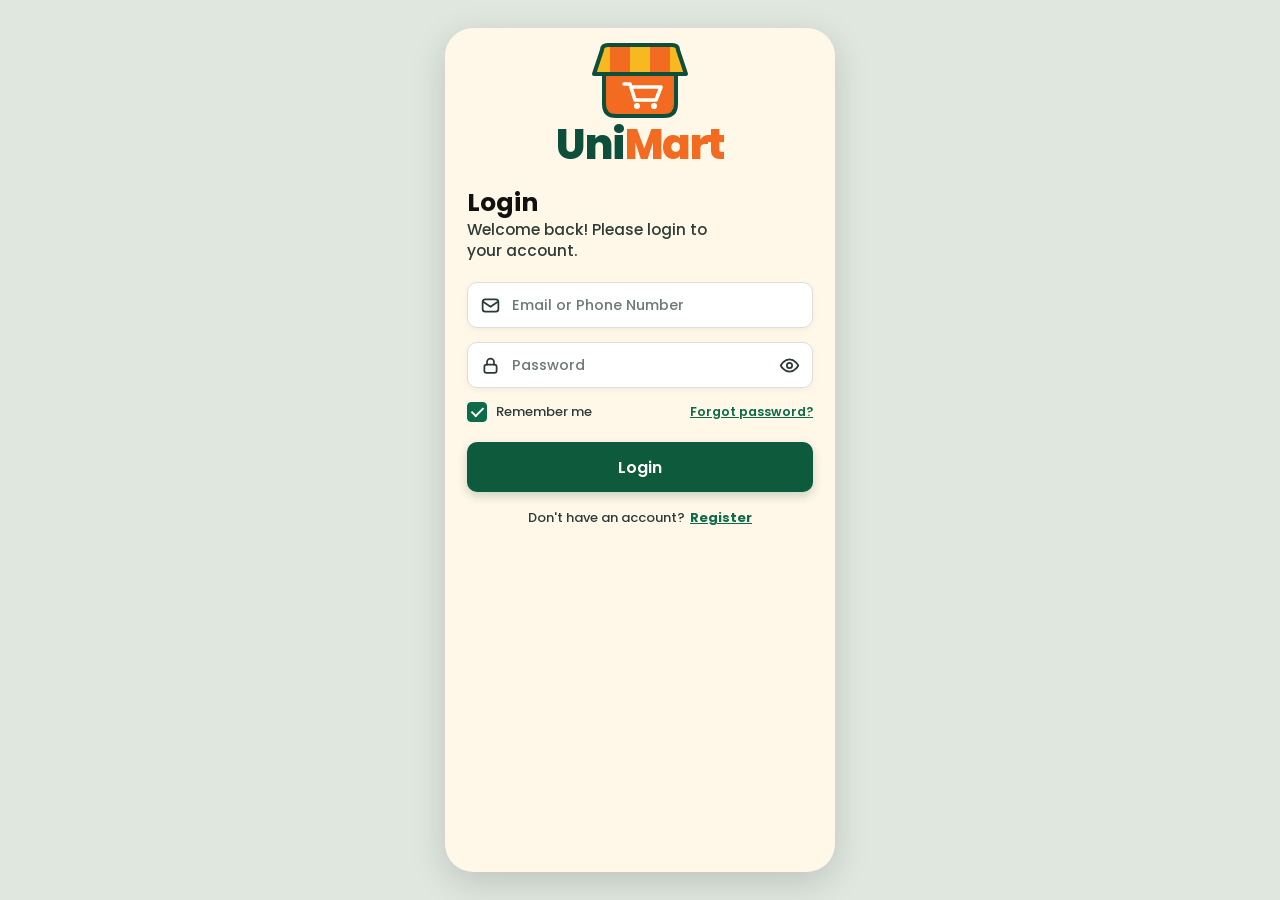
<file: login.html>
<!DOCTYPE html>
<html lang="en">
<head>
<meta charset="UTF-8">
<meta name="viewport" content="width=device-width, initial-scale=1.0, maximum-scale=1.0, user-scalable=no">
<title>UniMart</title>

<link rel="preconnect" href="https://fonts.googleapis.com">
<link rel="preconnect" href="https://fonts.gstatic.com" crossorigin>
<link href="https://fonts.googleapis.com/css2?family=Poppins:wght@400;500;600;700;800&display=swap" rel="stylesheet">

<style>
*{
  margin:0;
  padding:0;
  box-sizing:border-box
}

html,body{
  width:100%;
  height:100%
}

body{
  background:#dfe7df;
  font-family:"Poppins","Segoe UI",Arial,sans-serif;
  display:flex;
  justify-content:center;
  align-items:center;
  overflow:hidden
}

.phone{
  position:relative;
  width:100%;
  height:100dvh;
  max-width:390px;
  background:#fff7e8;
  overflow:hidden
}

@media(min-width:500px){
  .phone{
    height:min(100dvh,844px);
    border-radius:28px;
    box-shadow:0 10px 35px rgba(0,0,0,.15)
  }
}

.auth-container{
  width:100%;
  height:100%;
  padding:14px 22px 24px;
  display:flex;
  flex-direction:column;
  align-items:center;
  overflow-y:auto;
  scrollbar-width:none
}

.auth-container::-webkit-scrollbar{
  display:none
}

/* LOGO */
.logo{
  width:104px;
  height:78px;
  flex-shrink:0
}

.logo svg{
  width:100%;
  height:100%;
  display:block
}

.brand{
  margin-top:2px;
  font-size:42px;
  line-height:1.1;
  font-weight:800;
  letter-spacing:-1.5px;
  white-space:nowrap
}

.uni{
  color:#0d4f3b
}

.mart{
  color:#f26b21
}

.auth-page{
  width:100%;
  display:flex;
  flex-direction:column;
  align-items:center
}

.hidden{
  display:none !important
}

/* TITLE */
.title{
  width:100%;
  margin-top:20px
}

.title h1{
  color:#111;
  font-size:25px;
  line-height:1.2;
  font-weight:700
}

.title p{
  color:#2f3d38;
  font-size:15.5px;
  line-height:1.35;
  font-weight:500;
  margin-top:2px
}

/* INPUTS */
.input-box{
  width:100%;
  height:46px;
  margin-top:14px;
  display:flex;
  align-items:center;
  background:#fff;
  border:1px solid #dcdfdb;
  border-radius:10px;
  box-shadow:0 2px 6px rgba(0,0,0,.05)
}

.title+.input-box{
  margin-top:20px
}

.input-box:focus-within{
  border-color:#0d6b4a;
  box-shadow:0 0 0 3px rgba(13,107,74,.10)
}

.input-icon{
  width:44px;
  display:flex;
  justify-content:center;
  align-items:center;
  color:#2c3a35;
  flex-shrink:0
}

.input-icon svg,
.eye-button svg{
  width:21px;
  height:21px;
  fill:none;
  stroke:currentColor;
  stroke-width:2;
  stroke-linecap:round;
  stroke-linejoin:round
}

.input-box input{
  width:100%;
  height:100%;
  border:none;
  outline:none;
  background:transparent;
  color:#222;
  font-family:inherit;
  font-size:14.5px;
  font-weight:500;
  padding-right:6px
}

.input-box input::placeholder{
  color:#6e7a75;
  opacity:1
}

/* PHONE NUMBER */
#registerPhone{
  letter-spacing:.5px
}

.eye-button{
  width:46px;
  height:100%;
  border:none;
  background:transparent;
  color:#2c3a35;
  cursor:pointer;
  display:flex;
  justify-content:center;
  align-items:center;
  flex-shrink:0
}

.eye-button.on{
  color:#0d6b4a
}

/* MESSAGES */
.error-message,
.success-message{
  width:100%;
  margin-top:8px;
  font-size:12px;
  font-weight:600;
  line-height:1.3;
  display:none
}

.error-message{
  color:#d64545
}

.success-message{
  color:#087c57
}

.error-message.show,
.success-message.show{
  display:block
}

/* OPTIONS */
.options{
  width:100%;
  margin-top:14px;
  display:flex;
  justify-content:space-between;
  align-items:center
}

.remember{
  display:flex;
  align-items:center;
  gap:9px;
  color:#2f3d38;
  font-size:13px;
  font-weight:500;
  cursor:pointer
}

.remember input{
  appearance:none;
  -webkit-appearance:none;
  width:20px;
  height:20px;
  border-radius:4px;
  background:#fff;
  border:1.5px solid #9aa6a1;
  display:grid;
  place-content:center;
  cursor:pointer;
  margin:0
}

.remember input:checked{
  background:#0d6b4a;
  border-color:#0d6b4a
}

.remember input:checked::after{
  content:"";
  width:5px;
  height:10px;
  border:solid #fff;
  border-width:0 2.2px 2.2px 0;
  transform:rotate(45deg) translate(-1px,-1px)
}

.forgot{
  border:none;
  background:transparent;
  color:#0d6b4a;
  font-family:inherit;
  font-size:12.5px;
  font-weight:600;
  text-decoration:underline;
  cursor:pointer;
  padding:0
}

/* BUTTONS */
.main-button{
  width:100%;
  height:50px;
  margin-top:20px;
  border:none;
  border-radius:10px;
  background:#0d5a3d;
  color:#fff;
  font-family:inherit;
  font-size:16px;
  font-weight:600;
  cursor:pointer;
  box-shadow:0 4px 10px rgba(13,90,61,.22);
  transition:background .2s,transform .15s
}

.main-button:hover{
  background:#0a4a32
}

.main-button:active{
  transform:scale(.98)
}

.bottom-text{
  width:100%;
  margin-top:16px;
  display:flex;
  justify-content:center;
  align-items:center;
  gap:5px;
  color:#2f3d38;
  font-size:13px;
  font-weight:500
}

.bottom-text button{
  border:none;
  background:transparent;
  color:#0d6b4a;
  font-family:inherit;
  font-size:13px;
  font-weight:700;
  text-decoration:underline;
  cursor:pointer;
  padding:0
}

button:focus-visible{
  outline:3px solid #f26b21;
  outline-offset:2px
}

/* REGISTER */
#registerPage .title{
  margin-top:12px
}

#registerPage .input-box{
  margin-top:10px
}

#registerPage .title+.input-box{
  margin-top:14px
}

#registerPage .main-button{
  margin-top:16px
}

/* SMALL SCREEN */
@media(max-height:700px){
  .logo{
    transform:scale(.9);
    margin-bottom:-6px
  }

  .brand{
    font-size:36px
  }

  .title{
    margin-top:12px
  }

  .input-box{
    height:42px;
    margin-top:10px
  }

  .main-button{
    height:44px;
    margin-top:14px
  }
}
</style>
</head>

<body>

<div class="phone">

<main class="auth-container">

<!-- LOGO -->
<div class="logo">
<svg viewBox="0 0 104 78" xmlns="http://www.w3.org/2000/svg" aria-hidden="true">

<defs>
<clipPath id="roof">
<path d="M14 8Q14 3 20 3H84Q90 3 90 8L98 32H6Z"/>
</clipPath>
</defs>

<path
d="M16 31V62Q16 74 28 74H76Q88 74 88 62V31Z"
fill="#f26b21"
stroke="#0d4f3b"
stroke-width="4"
stroke-linejoin="round"/>

<g clip-path="url(#roof)">
<rect x="0" y="0" width="22" height="34" fill="#f8b81f"/>
<rect x="22" y="0" width="20" height="34" fill="#f26b21"/>
<rect x="42" y="0" width="20" height="34" fill="#f8b81f"/>
<rect x="62" y="0" width="20" height="34" fill="#f26b21"/>
<rect x="82" y="0" width="22" height="34" fill="#f8b81f"/>
</g>

<path
d="M14 8Q14 3 20 3H84Q90 3 90 8L98 32H6Z"
fill="none"
stroke="#0d4f3b"
stroke-width="4"
stroke-linejoin="round"/>

<path
d="M36 42h6l5 16h21l5-13H43"
fill="none"
stroke="#fff"
stroke-width="3.6"
stroke-linecap="round"
stroke-linejoin="round"/>

<circle cx="49" cy="64" r="3" fill="#fff"/>
<circle cx="66" cy="64" r="3" fill="#fff"/>

</svg>
</div>

<div class="brand">
<span class="uni">Uni</span><span class="mart">Mart</span>
</div>


<!-- LOGIN -->
<section id="loginPage" class="auth-page">

<div class="title">
<h1>Login</h1>
<p>Welcome back! Please login to<br>your account.</p>
</div>

<div class="input-box">
<span class="input-icon">
<svg viewBox="0 0 24 24">
<rect x="3" y="5" width="18" height="14" rx="3"/>
<path d="M4 8l8 5.5L20 8"/>
</svg>
</span>

<input
type="text"
id="loginEmail"
placeholder="Email or Phone Number"
autocomplete="username">
</div>

<div class="input-box">
<span class="input-icon">
<svg viewBox="0 0 24 24">
<rect x="5" y="11" width="14" height="9.5" rx="2.5"/>
<path d="M8 11V8a4 4 0 0 1 8 0v3"/>
</svg>
</span>

<input
type="password"
id="loginPassword"
placeholder="Password"
autocomplete="current-password">

<button
type="button"
class="eye-button"
id="loginEye"
aria-label="Show or hide password">

<svg viewBox="0 0 24 24">
<path d="M2 12s3.6-7 10-7 10 7 10 7-3.6 7-10 7S2 12 2 12z"/>
<circle cx="12" cy="12" r="3"/>
</svg>

</button>
</div>

<div id="loginError" class="error-message"></div>
<div id="loginSuccess" class="success-message"></div>

<div class="options">

<label class="remember">
<input type="checkbox" id="rememberMe" checked>
<span>Remember me</span>
</label>

<button
type="button"
class="forgot"
id="forgotPassword">
Forgot password?
</button>

</div>

<button
type="button"
class="main-button"
id="loginButton">
Login
</button>

<div class="bottom-text">
<span>Don't have an account?</span>
<button type="button" id="showRegister">Register</button>
</div>

</section>


<!-- REGISTER -->
<section id="registerPage" class="auth-page hidden">

<div class="title">
<h1>Create Account</h1>
<p>Create your UniMart account<br>to get started.</p>
</div>


<!-- FULL NAME -->
<div class="input-box">

<span class="input-icon">
<svg viewBox="0 0 24 24">
<circle cx="12" cy="8" r="4"/>
<path d="M4 21c0-4 3.5-6 8-6s8 2 8 6"/>
</svg>
</span>

<input
type="text"
id="registerName"
placeholder="Full Name"
autocomplete="name">

</div>


<!-- EMAIL -->
<div class="input-box">

<span class="input-icon">
<svg viewBox="0 0 24 24">
<rect x="3" y="5" width="18" height="14" rx="3"/>
<path d="M4 8l8 5.5L20 8"/>
</svg>
</span>

<input
type="email"
id="registerEmail"
placeholder="Email Address"
autocomplete="email">

</div>


<!-- PHONE NUMBER -->
<div class="input-box">

<span class="input-icon">
<svg viewBox="0 0 24 24">
<rect x="7" y="2.5" width="10" height="19" rx="2.5"/>
<path d="M11 18h2"/>
</svg>
</span>

<input
type="tel"
id="registerPhone"
placeholder="Phone Number (11 digits)"
inputmode="numeric"
autocomplete="tel"
maxlength="11"
pattern="[0-9]{11}">

</div>


<!-- PASSWORD -->
<div class="input-box">

<span class="input-icon">
<svg viewBox="0 0 24 24">
<rect x="5" y="11" width="14" height="9.5" rx="2.5"/>
<path d="M8 11V8a4 4 0 0 1 8 0v3"/>
</svg>
</span>

<input
type="password"
id="registerPassword"
placeholder="Password"
autocomplete="new-password">

<button
type="button"
class="eye-button"
id="registerEye"
aria-label="Show or hide password">

<svg viewBox="0 0 24 24">
<path d="M2 12s3.6-7 10-7 10 7 10 7-3.6 7-10 7S2 12 2 12z"/>
<circle cx="12" cy="12" r="3"/>
</svg>

</button>

</div>


<!-- CONFIRM PASSWORD -->
<div class="input-box">

<span class="input-icon">
<svg viewBox="0 0 24 24">
<rect x="5" y="11" width="14" height="9.5" rx="2.5"/>
<path d="M8 11V8a4 4 0 0 1 8 0v3"/>
</svg>
</span>

<input
type="password"
id="confirmPassword"
placeholder="Confirm Password"
autocomplete="new-password">

</div>


<div id="registerError" class="error-message"></div>
<div id="registerSuccess" class="success-message"></div>

<button
type="button"
class="main-button"
id="registerButton">
Create Account
</button>

<div class="bottom-text">
<span>Already have an account?</span>
<button type="button" id="showLogin">Login</button>
</div>

</section>

</main>
</div>


<script>

document.addEventListener("DOMContentLoaded", function(){

const $ = id => document.getElementById(id);

const loginPage = $("loginPage");
const registerPage = $("registerPage");

const loginEmail = $("loginEmail");
const loginPassword = $("loginPassword");

const loginError = $("loginError");
const loginSuccess = $("loginSuccess");

const registerError = $("registerError");
const registerSuccess = $("registerSuccess");


/* =========================
   MESSAGES
========================= */

const showMsg = (el,msg)=>{
  el.textContent = msg;
  el.classList.add("show");
};

const clearMsg = el=>{
  el.textContent = "";
  el.classList.remove("show");
};


/* =========================
   SWITCH LOGIN / REGISTER
========================= */

$("showRegister").onclick = ()=>{

  clearMsg(loginError);
  clearMsg(loginSuccess);

  loginPage.classList.add("hidden");
  registerPage.classList.remove("hidden");

};

$("showLogin").onclick = ()=>{

  clearMsg(registerError);
  clearMsg(registerSuccess);

  registerPage.classList.add("hidden");
  loginPage.classList.remove("hidden");

};


/* =========================
   SHOW / HIDE PASSWORD
========================= */

function eye(btnId,inputId){

  $(btnId).onclick = ()=>{

    const input = $(inputId);

    const show = input.type === "password";

    input.type = show ? "text" : "password";

    $(btnId).classList.toggle("on",show);

  };

}

eye("loginEye","loginPassword");
eye("registerEye","registerPassword");


/* =========================
   REMEMBERED EMAIL
========================= */

try{

  const remembered =
    localStorage.getItem("unimartRemember");

  if(remembered){
    loginEmail.value = remembered;
  }

}catch(e){}


/* =========================
   PHONE NUMBER
   EXACTLY 11 DIGITS
========================= */

$("registerPhone").addEventListener("input",function(){

  /* Remove everything except numbers */
  this.value = this.value.replace(/\D/g,"");

  /* Maximum 11 digits */
  if(this.value.length > 11){
    this.value = this.value.substring(0,11);
  }

  clearMsg(registerError);

});


/* =========================
   LOGIN
========================= */

$("loginButton").onclick = ()=>{

  clearMsg(loginError);
  clearMsg(loginSuccess);

  const email =
    loginEmail.value.trim();

  const password =
    loginPassword.value.trim();


  if(!email){

    showMsg(
      loginError,
      "Please enter your email or phone number."
    );

    loginEmail.focus();
    return;

  }


  if(!password){

    showMsg(
      loginError,
      "Please enter your password."
    );

    loginPassword.focus();
    return;

  }


  let saved = null;

  try{

    saved =
      localStorage.getItem("unimartUser");

  }catch(e){}


  if(!saved){

    showMsg(
      loginError,
      "No account found. Please register first."
    );

    return;

  }


  let user;

  try{

    user = JSON.parse(saved);

  }catch(e){

    showMsg(
      loginError,
      "Account data is invalid."
    );

    return;

  }


  if(
    email !== user.email &&
    email !== user.phone
  ){

    showMsg(
      loginError,
      "Account not found."
    );

    return;

  }


  if(password !== user.password){

    showMsg(
      loginError,
      "Incorrect password."
    );

    return;

  }


  try{

    if($("rememberMe").checked){

      localStorage.setItem(
        "unimartRemember",
        email
      );

    }else{

      localStorage.removeItem(
        "unimartRemember"
      );

    }

  }catch(e){}


  /* Save logged-in state */
  try{

    localStorage.setItem(
      "unimartLoggedIn",
      "true"
    );

    localStorage.setItem(
      "unimartCurrentUser",
      JSON.stringify(user)
    );

  }catch(e){}


  showMsg(
    loginSuccess,
    "Login successful."
  );


  setTimeout(()=>{

    window.location.href =
      "dashboard.html";

  },500);

};


/* =========================
   REGISTER
========================= */

$("registerButton").onclick = ()=>{

  clearMsg(registerError);
  clearMsg(registerSuccess);


  const name =
    $("registerName").value.trim();

  const email =
    $("registerEmail").value.trim();

  const phone =
    $("registerPhone").value.trim();

  const password =
    $("registerPassword").value.trim();

  const confirm =
    $("confirmPassword").value.trim();


  const fail = (msg,field)=>{

    showMsg(
      registerError,
      msg
    );

    $(field).focus();

  };


  /* NAME */
  if(!name){

    return fail(
      "Please enter your full name.",
      "registerName"
    );

  }


  /* EMAIL */
  if(!email){

    return fail(
      "Please enter your email address.",
      "registerEmail"
    );

  }


  /* PHONE REQUIRED */
  if(!phone){

    return fail(
      "Please enter your phone number.",
      "registerPhone"
    );

  }


  /* PHONE NUMBERS ONLY */
  if(!/^[0-9]+$/.test(phone)){

    return fail(
      "Phone number must contain numbers only.",
      "registerPhone"
    );

  }


  /* EXACTLY 11 DIGITS */
  if(phone.length !== 11){

    return fail(
      "Phone number must be exactly 11 digits.",
      "registerPhone"
    );

  }


  /* OPTIONAL PHILIPPINE MOBILE VALIDATION */
  if(!/^09\d{9}$/.test(phone)){

    return fail(
      "Please enter a valid 11-digit Philippine phone number starting with 09.",
      "registerPhone"
    );

  }


  /* PASSWORD */
  if(!password){

    return fail(
      "Please create a password.",
      "registerPassword"
    );

  }


  if(password.length < 6){

    return fail(
      "Password must be at least 6 characters.",
      "registerPassword"
    );

  }


  /* CONFIRM PASSWORD */
  if(!confirm){

    return fail(
      "Please confirm your password.",
      "confirmPassword"
    );

  }


  if(password !== confirm){

    return fail(
      "Passwords do not match.",
      "confirmPassword"
    );

  }


  /* SAVE ACCOUNT */
  try{

    const user = {

      name:name,

      email:email,

      phone:phone,

      password:password

    };


    localStorage.setItem(
      "unimartUser",
      JSON.stringify(user)
    );


    /* Also save current user data */
    localStorage.setItem(
      "unimartCurrentUser",
      JSON.stringify(user)
    );


  }catch(e){

    showMsg(
      registerError,
      "Could not save your account on this browser."
    );

    return;

  }


  showMsg(
    registerSuccess,
    "Account created successfully."
  );


  setTimeout(()=>{

    registerPage.classList.add("hidden");

    loginPage.classList.remove("hidden");

    loginEmail.value = email;

    loginPassword.value = "";

    clearMsg(registerSuccess);

  },700);

};


/* =========================
   FORGOT PASSWORD
========================= */

$("forgotPassword").onclick = ()=>{

  clearMsg(loginError);

  showMsg(
    loginError,
    "Please contact the UniMart administrator to reset your password."
  );

};


/* =========================
   CLEAR LOGIN ERROR
========================= */

loginEmail.oninput = ()=>{
  clearMsg(loginError);
};

loginPassword.oninput = ()=>{
  clearMsg(loginError);
};


/* =========================
   CLEAR REGISTER ERROR
========================= */

$("registerName").oninput = ()=>{
  clearMsg(registerError);
};

$("registerEmail").oninput = ()=>{
  clearMsg(registerError);
};

$("registerPassword").oninput = ()=>{
  clearMsg(registerError);
};

$("confirmPassword").oninput = ()=>{
  clearMsg(registerError);
};

});

</script>

</body>
</html>
</file>
